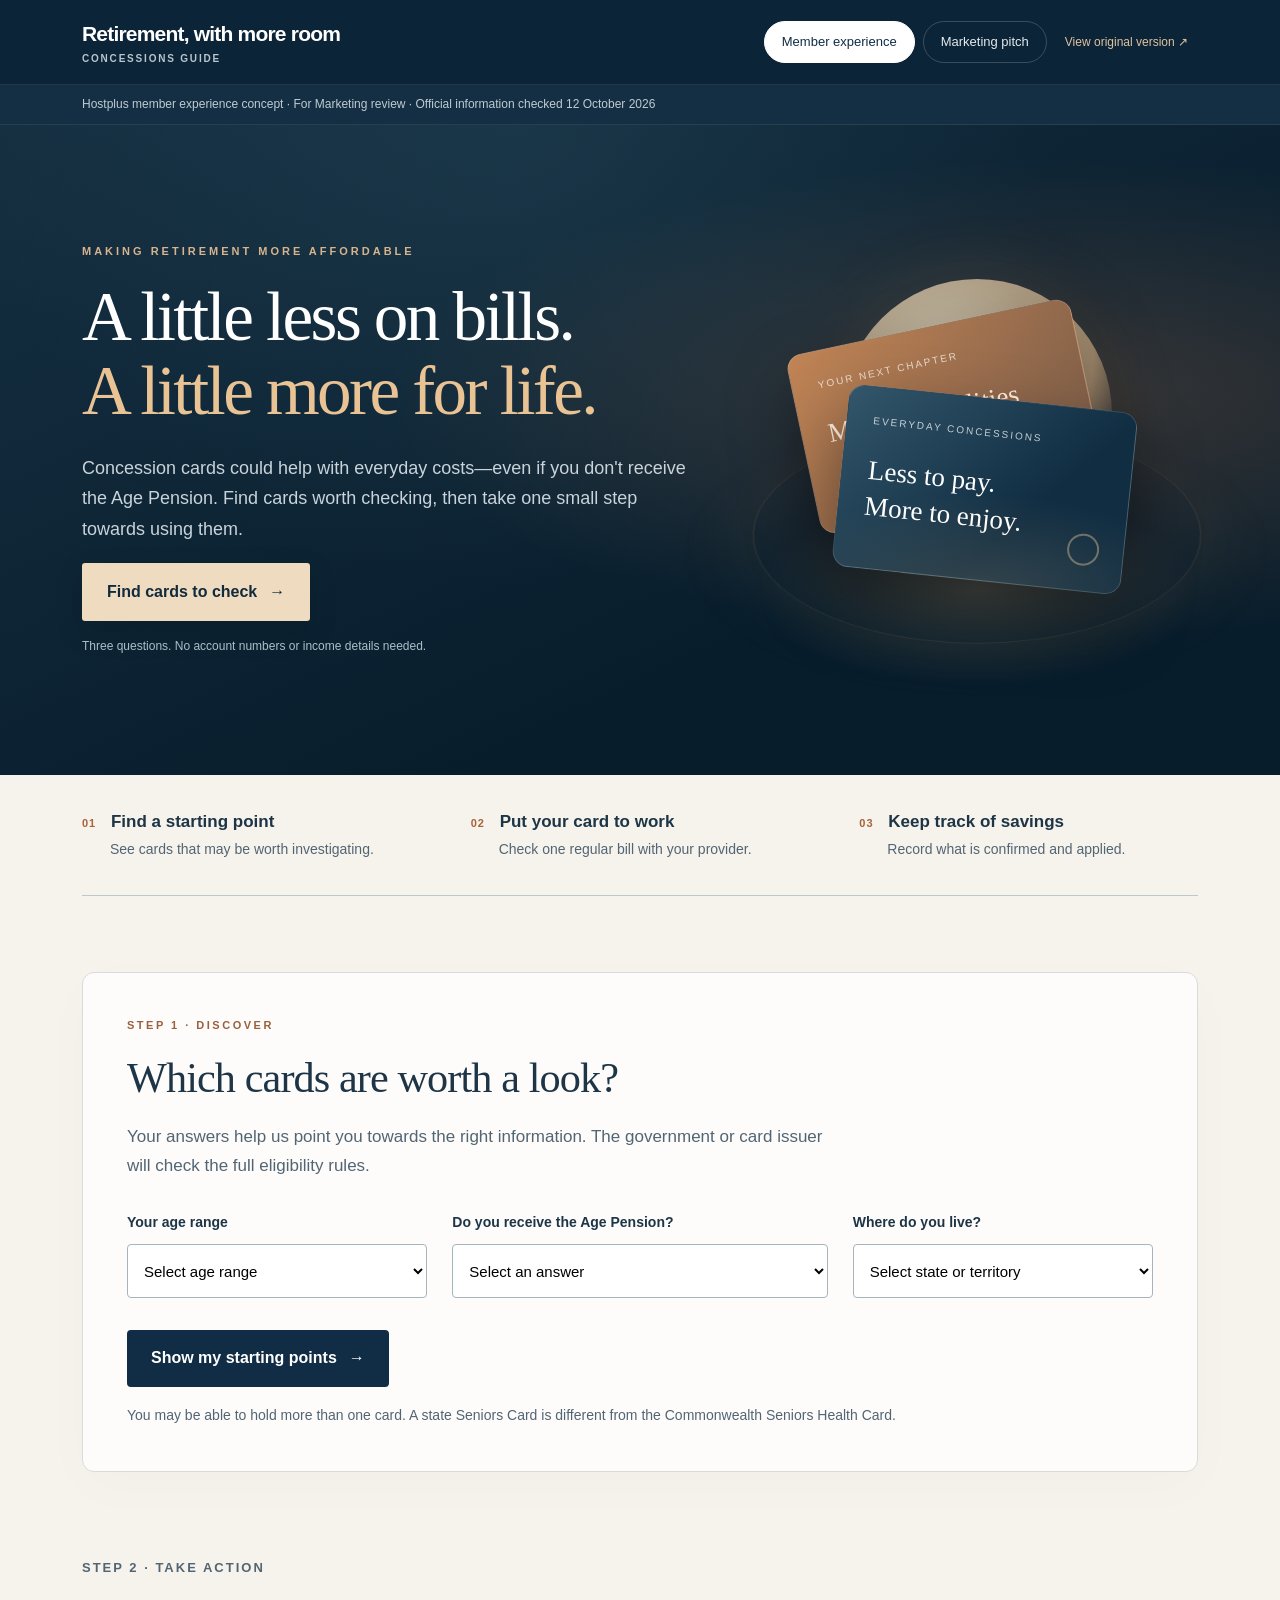
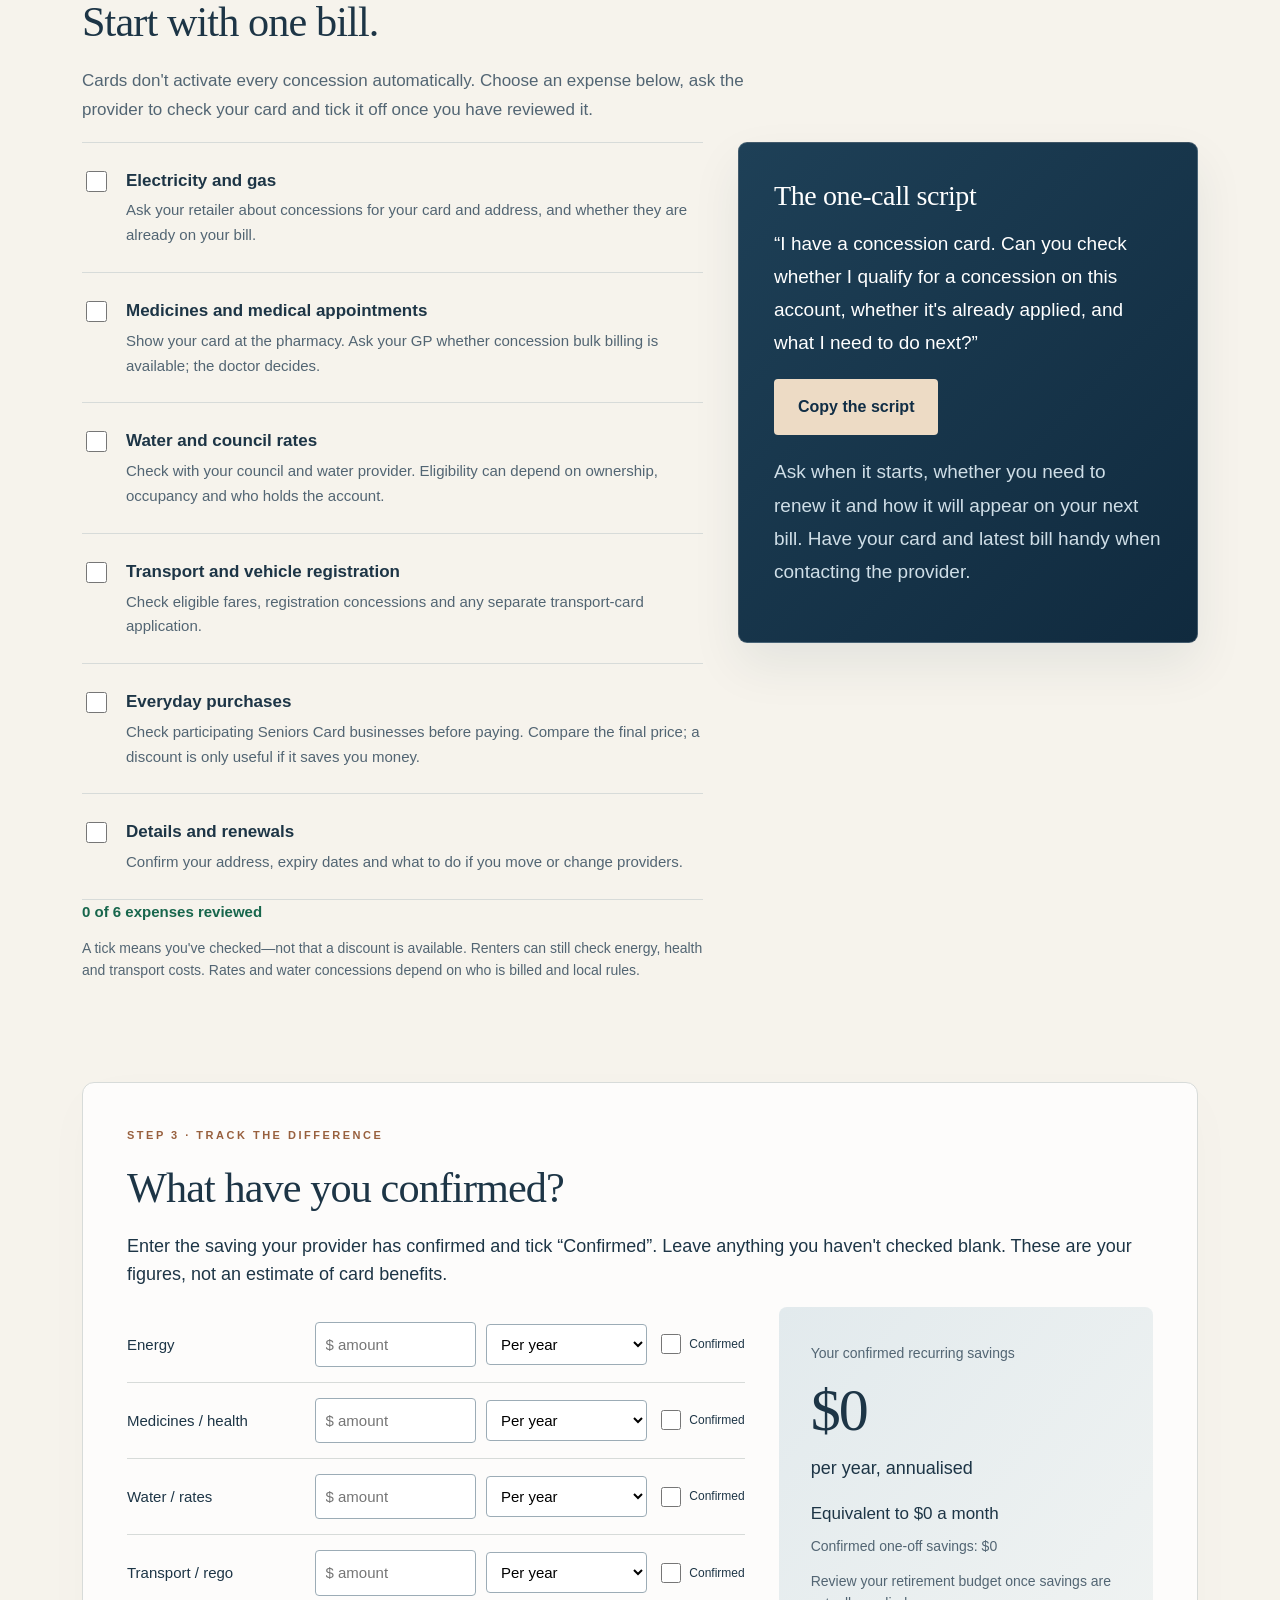
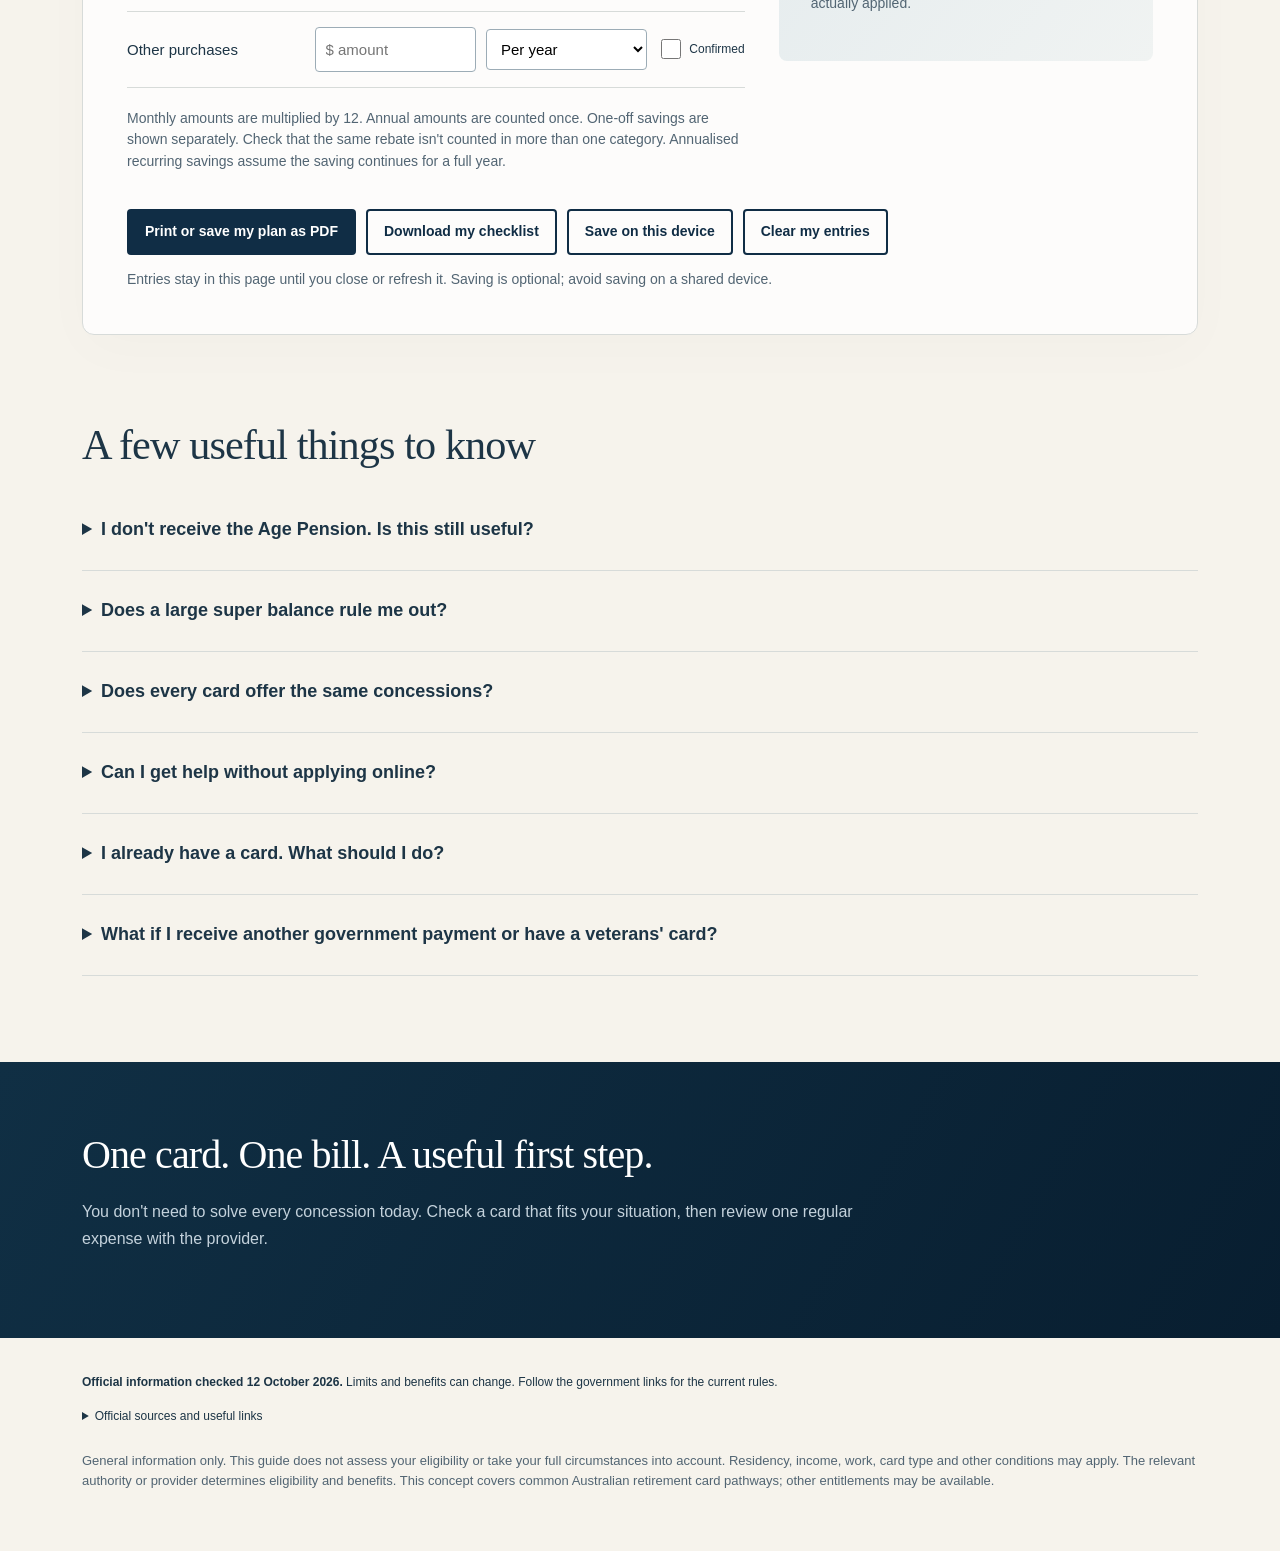
<file: index.html>
<!doctype html>
<html lang="en-AU"><head><meta charset="utf-8"><meta name="viewport" content="width=device-width, initial-scale=1"><meta name="description" content="Find retirement concession cards worth checking, follow official next steps and track confirmed savings."><title>Make room for more | Retirement concessions</title>
<style>
:root{--navy:#102d45;--ink:#17344a;--muted:#536878;--paper:#faf9f5;--line:#d8e0e3;--coral:#d64a34;--blue:#eaf2f6;--green:#15664e}*{box-sizing:border-box}html{scroll-behavior:smooth}body{margin:0;background:var(--paper);color:var(--ink);font-family:Arial,Helvetica,sans-serif;font-size:18px;line-height:1.55}button,input,select{font:inherit}button,a,input,select{touch-action:manipulation}a{color:var(--navy);text-underline-offset:4px}button{cursor:pointer}button:focus-visible,a:focus-visible,input:focus-visible,select:focus-visible,summary:focus-visible{outline:3px solid #bf442e;outline-offset:4px}.skip{position:absolute;top:-100px;left:20px;background:white;padding:10px;z-index:9}.skip:focus{top:10px}.shell{max-width:1180px;margin:auto;padding:0 32px}header{background:white;border-bottom:1px solid var(--line)}.top{min-height:92px;display:flex;align-items:center;justify-content:space-between;gap:24px}.wordmark{font-size:22px;font-weight:800;letter-spacing:-.8px}.wordmark span{display:block;font-size:11px;font-weight:600;letter-spacing:1.8px;color:var(--muted)}.view-buttons{display:flex;gap:8px}.view-buttons button{border:1px solid var(--line);background:white;border-radius:24px;padding:9px 18px;font-size:14px}.view-buttons button[aria-pressed=true]{background:var(--navy);color:white;border-color:var(--navy)}.concept-bar{background:var(--blue);font-size:13px;padding:10px 0}.eyebrow{font-size:13px;text-transform:uppercase;letter-spacing:2px;font-weight:700;color:var(--muted);margin:0 0 20px}h1,h2,h3,p{margin-top:0}h1{font-size:clamp(40px,5.6vw,70px);line-height:1.07;letter-spacing:-2.5px;margin-bottom:26px;font-weight:700}h2{font-size:clamp(28px,3.3vw,42px);line-height:1.16;letter-spacing:-1.2px;margin-bottom:20px}h3{font-size:23px;line-height:1.25;letter-spacing:-.4px;margin-bottom:14px}.hero{display:grid;grid-template-columns:1.5fr 1fr;gap:60px;padding:70px 0 65px;align-items:center}.hero .intro{max-width:640px;font-size:21px}.hero h1 em{font-style:normal;color:var(--coral)}.btn{display:inline-flex;align-items:center;justify-content:center;gap:12px;background:var(--navy);color:white;border:2px solid var(--navy);padding:14px 22px;border-radius:7px;font-size:16px;font-weight:700;text-decoration:none}.btn.secondary{background:transparent;color:var(--navy)}.small{font-size:14px;color:var(--muted)}.hero small{display:block;margin-top:14px}.wallet{height:310px;position:relative;display:flex;align-items:center;justify-content:center}.halo{position:absolute;width:285px;height:285px;border-radius:50%;background:#eadfce}.wallet-card{position:absolute;width:280px;height:170px;border-radius:18px;padding:25px;box-shadow:0 15px 32px #102d4520}.wallet-card.back{background:#c9533c;color:white;transform:rotate(-10deg) translate(-22px,-44px)}.wallet-card.front{background:var(--navy);color:white;transform:rotate(5deg) translate(15px,32px)}.wallet-card span{display:block;font-size:11px;letter-spacing:1.8px}.wallet-card strong{display:block;font-size:25px;margin:24px 0 0}.wallet-card .dot{position:absolute;right:24px;bottom:25px;border:2px solid #ffffff88;border-radius:50%;height:32px;width:32px}.journey{display:grid;grid-template-columns:repeat(3,1fr);border-top:1px solid var(--line);border-bottom:1px solid var(--line);padding:24px 0;gap:30px;margin-bottom:55px}.journey b{font-size:14px;color:var(--coral);margin-right:10px}.journey strong{display:block;margin-bottom:4px}.journey p{font-size:16px;margin:0;color:var(--muted)}section{scroll-margin-top:24px}.section-head{max-width:760px}.finder{background:white;border:1px solid var(--line);border-radius:16px;padding:34px}.form-grid{display:grid;grid-template-columns:1fr 1.25fr 1fr;gap:22px;margin:26px 0}.field label{display:block;font-size:16px;font-weight:700;margin-bottom:10px}.field select{width:100%;padding:14px 36px 14px 12px;background:white;border:1px solid #8697a1;border-radius:5px;font-size:16px;min-height:54px}.action-line{display:flex;gap:16px;align-items:center;flex-wrap:wrap}.error{color:#a42a1e;font-size:15px}.results{margin-top:38px}.results:empty{display:none}.result-grid{display:grid;grid-template-columns:repeat(2,1fr);gap:20px}.result-card{border:1px solid var(--line);border-radius:10px;background:white;padding:26px;position:relative}.badge{display:inline-block;font-size:12px;font-weight:700;background:var(--blue);padding:5px 10px;border-radius:4px;margin-bottom:15px}.result-card p,.result-card li{font-size:16px}.result-card .next{font-weight:700;margin-bottom:5px}.result-card .links{display:flex;gap:18px;flex-wrap:wrap;font-size:15px}.result-card .done{display:flex;align-items:flex-start;gap:10px;font-size:14px;color:var(--muted);border-top:1px solid var(--line);padding-top:16px;margin-top:20px}.done input,.task input{width:21px;height:21px;accent-color:var(--green);flex-shrink:0}.local{margin-top:25px;background:var(--blue);border-radius:10px;padding:25px}.local p{font-size:16px}.local .links{display:flex;flex-wrap:wrap;gap:22px;font-size:16px}.section-gap{margin:70px 0}.bill-layout{display:grid;grid-template-columns:1.35fr 1fr;gap:35px}.tasks{border-top:1px solid var(--line)}.task{display:flex;gap:16px;padding:20px 0;border-bottom:1px solid var(--line)}.task p{font-size:16px;color:var(--muted);margin:4px 0 0}.task input{margin-top:4px}.script{background:var(--navy);color:white;padding:32px;border-radius:13px;align-self:start}.script h3{color:white}.script p{font-size:20px;line-height:1.6}.script .small{color:#cfdee7}.script .btn{background:white;color:var(--navy);border-color:white}.script .btn.copied{background:#d4e8df}.progress{color:var(--green);font-size:15px;font-weight:700}.savings{background:white;border:1px solid var(--line);border-radius:16px;padding:34px}.savings-grid{display:grid;grid-template-columns:1.65fr 1fr;gap:34px}.saving-row{display:grid;grid-template-columns:1.1fr 1fr 1fr auto;gap:10px;align-items:center;padding:15px 0;border-bottom:1px solid var(--line);font-size:15px}.saving-row input[type=number],.saving-row select{width:100%;min-width:0;border:1px solid #9cacb6;border-radius:4px;padding:10px;font-size:15px;background:white}.saving-row label.confirm{display:flex;align-items:center;gap:5px;font-size:12px}.saving-row input[type=checkbox]{width:20px;height:20px;accent-color:var(--green)}.saving-total{background:var(--blue);border-radius:10px;padding:30px;align-self:start}.total{display:block;font-size:48px;letter-spacing:-2px;font-weight:700;line-height:1.15;margin:10px 0}.summary-actions{display:flex;gap:10px;flex-wrap:wrap;margin-top:22px}.summary-actions .btn{font-size:14px;padding:10px 16px}.faq details{padding:22px 0;border-bottom:1px solid var(--line)}.faq summary{font-size:20px;font-weight:700;cursor:pointer}.faq details p{margin:16px 0 0;font-size:17px;max-width:800px}.bottom{background:var(--navy);color:white;padding:44px 0;margin-top:70px}.bottom h2{font-size:30px;color:white}.bottom a{color:white}.bottom p{max-width:820px;font-size:16px}.sources{font-size:14px;padding:35px 0}.sources details{margin-top:15px}.sources ul{padding-left:20px;columns:2}.sources li{margin-bottom:9px}.disclaimer{font-size:13px;color:var(--muted);margin:25px 0}.pitch{padding:65px 0}.pitch h1{max-width:900px}.pitch .lead{font-size:24px;max-width:850px}.pitch-band{display:grid;grid-template-columns:repeat(3,1fr);gap:30px;padding:28px 0;margin:35px 0;border-top:1px solid var(--line);border-bottom:1px solid var(--line)}.pitch-band p{font-size:16px;margin-bottom:0}.pitch-band strong{display:block;font-size:21px;margin-bottom:10px}.pitch-content{display:grid;grid-template-columns:1.2fr 1fr;gap:50px;margin:55px 0}.pitch-content p,.pitch-content li{font-size:17px}.pitch-content ul{padding-left:20px}.sample-buttons{display:flex;gap:12px;flex-wrap:wrap}.sample-buttons button{background:white;border:1px solid var(--line);border-radius:8px;padding:16px 20px;text-align:left;font-size:15px}.sample-buttons b{display:block;font-size:17px;margin-bottom:5px}.email-preview{background:white;border:1px solid var(--line);border-radius:12px;padding:30px}.email-preview p{font-size:17px}.email-preview .email-header{font-size:13px;border-bottom:1px solid var(--line);padding-bottom:15px;margin-bottom:22px;color:var(--muted)}.metric-table{width:100%;border-collapse:collapse;font-size:16px}.metric-table td,.metric-table th{text-align:left;border-bottom:1px solid var(--line);padding:15px 12px}.metric-table th{background:var(--blue)}[hidden]{display:none!important}.print-head{display:none}@media(max-width:900px){.hero{gap:20px;grid-template-columns:1.5fr 1fr}.wallet{transform:scale(.85)}.form-grid{grid-template-columns:1fr}.bill-layout,.savings-grid,.pitch-content{grid-template-columns:1fr}.saving-total{max-width:100%}}@media(max-width:650px){.shell{padding:0 20px}.top{padding:18px 0;align-items:flex-start;gap:14px;flex-direction:column}.concept-bar{font-size:12px}.hero{display:block;padding:42px 0}h1{letter-spacing:-1.5px}.hero .intro{font-size:19px}.wallet{height:280px;margin:25px 0 -10px}.journey{grid-template-columns:1fr;gap:20px;margin-bottom:35px}.finder,.savings{padding:24px 18px}.result-grid{grid-template-columns:1fr}.section-gap{margin:45px 0}.saving-row{grid-template-columns:1fr 1fr}.saving-row>span{grid-column:1 / -1}.saving-row label.confirm{grid-column:1 / -1}.pitch-band{grid-template-columns:1fr}.sources ul{columns:1}.pitch{padding:40px 0}.metric-table{font-size:14px}.metric-table td{padding:10px 5px}.script{padding:24px}.total{font-size:42px}}@media(prefers-reduced-motion:reduce){html{scroll-behavior:auto}}@media print{body{background:white;font-size:12px;color:black}.shell{max-width:100%;padding:0}header,.concept-bar,.hero,.journey,.form-grid,.finder>.section-head,.finder>.action-line,.finder>.small,.summary-actions,.script button,.bottom,.sources,.faq,#marketingView,.result-card .done,.sample-buttons{display:none!important}.print-head{display:block!important;margin-bottom:20px}h2{font-size:23px}h3{font-size:18px}.finder,.savings{border:0;padding:0}.result-grid,.bill-layout,.savings-grid{display:block}.result-card{break-inside:avoid;margin:12px 0;padding:16px}.section-gap{margin:24px 0}.script{background:white;color:black;border:1px solid #aaa}.script h3,.script .small{color:black}.script p{font-size:14px}.task{padding:9px 0;break-inside:avoid}.task p{font-size:12px}.saving-total{padding:15px;background:#eee}.total{font-size:30px}.links a:after{content:" (" attr(href) ")";font-size:10px;overflow-wrap:anywhere}.local{break-inside:avoid;padding:15px;background:#eee}button{display:none!important}.saving-row{break-inside:avoid}.disclaimer{font-size:10px}}
</style><link rel="stylesheet" href="cinematic.css"></head><body>
<a href="#main" class="skip">Skip to content</a><header><div class="shell top"><div class="wordmark">Retirement, with more room<span>CONCESSIONS GUIDE</span></div><div class="view-buttons" aria-label="Choose a view"><button id="memberTab" aria-pressed="true">Member experience</button><button id="marketingTab" aria-pressed="false">Marketing pitch</button><a class="original-link" href="original/">View original version ↗</a></div></div></header>
<div class="concept-bar"><div class="shell">Hostplus member experience concept · For Marketing review · Official information checked 12 October 2026</div></div>
<main id="main" class="shell">
<div id="memberView"><div class="print-head"><h1>My retirement concessions plan</h1><p>Cards to investigate and bills to review. Eligibility must be checked with the issuing authority.</p></div>
<div class="hero"><div><p class="eyebrow">Making retirement more affordable</p><h1>A little less on bills.<br><em>A little more for life.</em></h1><p class="intro">Concession cards could help with everyday costs—even if you don't receive the Age Pension. Find cards worth checking, then take one small step towards using them.</p><a class="btn" href="#finder">Find cards to check <span aria-hidden="true">→</span></a><small class="small">Three questions. No account numbers or income details needed.</small></div><div class="wallet" aria-hidden="true"><div class="halo"></div><div class="wallet-card back"><span>YOUR NEXT CHAPTER</span><strong>More possibilities</strong></div><div class="wallet-card front"><span>EVERYDAY CONCESSIONS</span><strong>Less to pay.<br>More to enjoy.</strong><div class="dot"></div></div></div></div>
<div class="journey"><div><strong><b>01</b> Find a starting point</strong><p>See cards that may be worth investigating.</p></div><div><strong><b>02</b> Put your card to work</strong><p>Check one regular bill with your provider.</p></div><div><strong><b>03</b> Keep track of savings</strong><p>Record what is confirmed and applied.</p></div></div>
<section id="finder" class="finder"><div class="section-head"><p class="eyebrow">Step 1 · Discover</p><h2>Which cards are worth a look?</h2><p>Your answers help us point you towards the right information. The government or card issuer will check the full eligibility rules.</p></div>
<form id="finderForm"><div class="form-grid"><div class="field"><label for="age">Your age range</label><select id="age" required><option value="">Select age range</option><option value="under50">Under 50</option><option value="50">50–59</option><option value="60">60–64</option><option value="65">65–66</option><option value="67">67 or older</option></select></div><div class="field"><label for="pension">Do you receive the Age Pension?</label><select id="pension" required><option value="">Select an answer</option><option value="yes">Yes, full or part Age Pension</option><option value="no">No</option><option value="unsure">I'm not sure</option></select></div><div class="field"><label for="state">Where do you live?</label><select id="state" required><option value="">Select state or territory</option><option value="ACT">ACT</option><option value="NSW">New South Wales</option><option value="NT">Northern Territory</option><option value="QLD">Queensland</option><option value="SA">South Australia</option><option value="TAS">Tasmania</option><option value="VIC">Victoria</option><option value="WA">Western Australia</option></select></div></div><div class="action-line"><button class="btn" type="submit">Show my starting points <span aria-hidden="true">→</span></button><span id="finderError" class="error" role="alert"></span></div></form>
<p class="small" style="margin:18px 0 0">You may be able to hold more than one card. A state Seniors Card is different from the Commonwealth Seniors Health Card.</p><div id="results" class="results" tabindex="-1" aria-live="polite"></div></section>
<section class="section-gap" id="bills"><div class="section-head"><p class="eyebrow">Step 2 · Take action</p><h2>Start with one bill.</h2><p>Cards don't activate every concession automatically. Choose an expense below, ask the provider to check your card and tick it off once you have reviewed it.</p></div><div class="bill-layout"><div><div class="tasks" id="tasks"></div><p class="progress" id="taskProgress" aria-live="polite">0 of 6 expenses reviewed</p><p class="small">A tick means you've checked—not that a discount is available. Renters can still check energy, health and transport costs. Rates and water concessions depend on who is billed and local rules.</p></div><aside class="script"><h3>The one-call script</h3><p id="callScript">“I have a concession card. Can you check whether I qualify for a concession on this account, whether it's already applied, and what I need to do next?”</p><button class="btn" id="copyScript">Copy the script</button><p class="small" style="margin-top:20px">Ask when it starts, whether you need to renew it and how it will appear on your next bill. Have your card and latest bill handy when contacting the provider.</p><span id="copyStatus" class="small" role="status"></span></aside></div></section>
<section class="savings section-gap" id="savings"><p class="eyebrow">Step 3 · Track the difference</p><h2>What have you confirmed?</h2><p>Enter the saving your provider has confirmed and tick “Confirmed”. Leave anything you haven't checked blank. These are your figures, not an estimate of card benefits.</p><div class="savings-grid"><div><div id="savingRows"></div><p class="small" style="margin-top:20px">Monthly amounts are multiplied by 12. Annual amounts are counted once. One-off savings are shown separately. Check that the same rebate isn't counted in more than one category. Annualised recurring savings assume the saving continues for a full year.</p></div><aside class="saving-total"><span class="small">Your confirmed recurring savings</span><strong class="total" id="annualTotal">$0</strong><span>per year, annualised</span><p id="monthlyTotal" style="margin:18px 0 8px;font-size:17px">Equivalent to $0 a month</p><p class="small" id="onceTotal">Confirmed one-off savings: $0</p><p class="small">Review your retirement budget once savings are actually applied.</p></aside></div><div class="summary-actions"><button class="btn" id="printPlan">Print or save my plan as PDF</button><button class="btn secondary" id="exportPlan">Download my checklist</button><button class="btn secondary" id="saveDevice">Save on this device</button><button class="btn secondary" id="clearDevice">Clear my entries</button></div><p class="small" id="saveStatus" role="status" style="margin:14px 0 0">Entries stay in this page until you close or refresh it. Saving is optional; avoid saving on a shared device.</p></section>
<section class="faq section-gap"><h2>A few useful things to know</h2><details><summary>I don't receive the Age Pension. Is this still useful?</summary><p>Yes. If you're 67 or older, check the Commonwealth Seniors Health Card. It has an income test and no assets test. You must also meet the other conditions, including not receiving a Centrelink or DVA income support payment. Your state or territory's Seniors Card program may be worth checking too.</p></details><details><summary>Does a large super balance rule me out?</summary><p>Not automatically for the Commonwealth Seniors Health Card. Its income test considers adjusted taxable income and, where applicable, deemed income from account-based pensions. This is different from simply checking how much you withdraw. Ask Services Australia how your income streams are assessed.</p></details><details><summary>Does every card offer the same concessions?</summary><p>No. The card type, where you live, your circumstances and the provider's rules all matter. A business discount card may offer different benefits from a Seniors Card. Ask about the exact card you hold before relying on a discount.</p></details><details><summary>Can I get help without applying online?</summary><p>For Age Pension and the Commonwealth Seniors Health Card, contact Services Australia's Older Australians line on <a href="tel:132300">132 300</a>. For other health care cards, use the <a href="https://www.servicesaustralia.gov.au/phone-us?context=64107" target="_blank" rel="noopener">Services Australia contact directory</a>. Your state's Seniors Card application page lists its assistance options.</p></details><details><summary>I already have a card. What should I do?</summary><p>Start at Step 2. Check whether the concession is applied to the account, keep your details current and ask whether you need to reapply after moving or changing providers. Use the savings tracker only for benefits you have confirmed.</p></details><details><summary>What if I receive another government payment or have a veterans' card?</summary><p>You may already qualify for a different card or pathway. Review <a href="https://www.servicesaustralia.gov.au/concession-and-health-care-cards?context=60091" target="_blank" rel="noopener">Services Australia's card guide</a> or contact <a href="https://www.dva.gov.au/access-benefits/veteran-card" target="_blank" rel="noopener">DVA about veterans' cards</a>. This finder covers common retirement pathways and does not cover every entitlement.</p></details></section>
</div>
<div id="marketingView" class="pitch" hidden><p class="eyebrow">Product proposition · Marketing review</p><h1>Make concessions<br>part of the retirement journey.</h1><p class="lead">Give members a practical way to reduce everyday costs: discover cards worth checking, follow official next steps and confirm concessions on bills they already pay.</p><div class="pitch-band"><div><strong>A useful member guide</strong><p>Plain-English card pathways, a one-call script and a printable checklist. Ready to adapt for the retirement hub, email and member education.</p></div><div><strong>A guided card finder</strong><p>Three questions lead to relevant starting points and official links for all eight states and territories.</p></div><div><strong>A savings checklist</strong><p>Members record confirmed savings, review recurring expenses and take the result back to their retirement budget.</p></div></div>
<h2>Try a member journey</h2><p>These sample profiles demonstrate navigation. They do not represent confirmed eligibility.</p><div class="sample-buttons"><button data-demo="67,yes,QLD"><b>Pat · 70 · Queensland</b>Receives a part Age Pension</button><button data-demo="67,no,NSW"><b>Sam · 68 · New South Wales</b>Doesn't receive the Age Pension</button><button data-demo="60,no,VIC"><b>Lee · 62 · Victoria</b>Exploring retirement</button><button data-demo="50,no,SA"><b>Alex · 55 · South Australia</b>Checking earlier access pathways</button></div>
<div class="pitch-content"><div><h2>The pitch to Marketing</h2><p>We help members plan for retirement income. We can also help them find practical ways to reduce what goes out. Concessions are a useful place to start because the action is concrete: check a card, contact a provider and confirm the saving.</p><p>Launch with an article, downloadable checklist and email in the retirement hub. Test the finder with members before integrating it into the website. Position it as navigation and factual information; issuing authorities assess eligibility.</p><h3>What we want members to leave with</h3><p>“I know which cards to check, where to apply and which bill to review next.”</p><h3>What we need from Marketing</h3><ul><li>Agree a retirement hub placement and campaign owner.</li><li>Refine tone and apply approved Hostplus brand assets.</li><li>Coordinate Product and Legal review of copy and routing.</li><li>Test with pre-retirees and pension members, then agree pilot scope.</li></ul></div><div class="email-preview"><div class="email-header">CAMPAIGN EMAIL · COPY CONCEPT</div><h3>Could a concession card help you spend less?</h3><p><b>Preheader:</b>Even without the Age Pension, there may be a card worth checking.</p><p>Hi [first name],</p><p>A concession card could help with everyday costs, from medicines to eligible household bills. But different cards have different rules—and some benefits need a separate application.</p><p>Our guide helps you find cards worth checking and gives you a simple next step: review one regular bill.</p><button class="btn" id="emailCta">Find cards to check →</button><p class="small" style="margin:20px 0 0">Eligibility and benefits depend on your circumstances, location and card. Check the current rules with the issuing authority or provider.</p></div></div>
<h2>How we'll know it's useful</h2><table class="metric-table"><thead><tr><th>Question</th><th>Suggested pilot measure</th></tr></thead><tbody><tr><td>Can members find the right starting point?</td><td>Finder completion and usability observations</td></tr><tr><td>Do they take a next step?</td><td>Official-link clicks and checklist downloads</td></tr><tr><td>Does it turn into applied benefits?</td><td>Optional follow-up on concessions confirmed and applied</td></tr><tr><td>Do they understand the boundary?</td><td>Members explain that the issuer decides eligibility</td></tr></tbody></table><p class="small" style="margin-top:15px">Measures are proposed, not implemented in this prototype. Clicks are engagement signals; confirmed savings would be self-reported and should not be treated as proof of causation.</p>
<div class="pitch-content"><div><h3>Ready in this concept</h3><p>Responsive member journey, government links, all eight jurisdictions, example profiles, call script, print plan, checklist download and confirmed-savings arithmetic. Entries stay in the page unless members choose local device saving.</p></div><div><h3>Before a member launch</h3><p>Brand and accessibility validation; browser and device testing; Product and Legal sign-off; link and rule maintenance ownership; privacy review for any future analytics or account integration. Refresh official rules before release and after relevant government changes.</p><p class="small">Potential phase two: let members deliberately update their retirement budget with confirmed savings. No calculator or member account integration is built into this demo.</p></div></div></div>
</main><div class="bottom"><div class="shell"><h2>One card. One bill. A useful first step.</h2><p>You don't need to solve every concession today. Check a card that fits your situation, then review one regular expense with the provider.</p></div></div><footer class="shell sources"><p><b>Official information checked 12 October 2026.</b> Limits and benefits can change. Follow the government links for the current rules.</p><details><summary>Official sources and useful links</summary><ul id="sourceLinks"></ul></details><p class="disclaimer">General information only. This guide does not assess your eligibility or take your full circumstances into account. Residency, income, work, card type and other conditions may apply. The relevant authority or provider determines eligibility and benefits. This concept covers common Australian retirement card pathways; other entitlements may be available.</p></footer>
<script src="app.js"></script><script src="cinematic.js"></script></body></html>
</file>
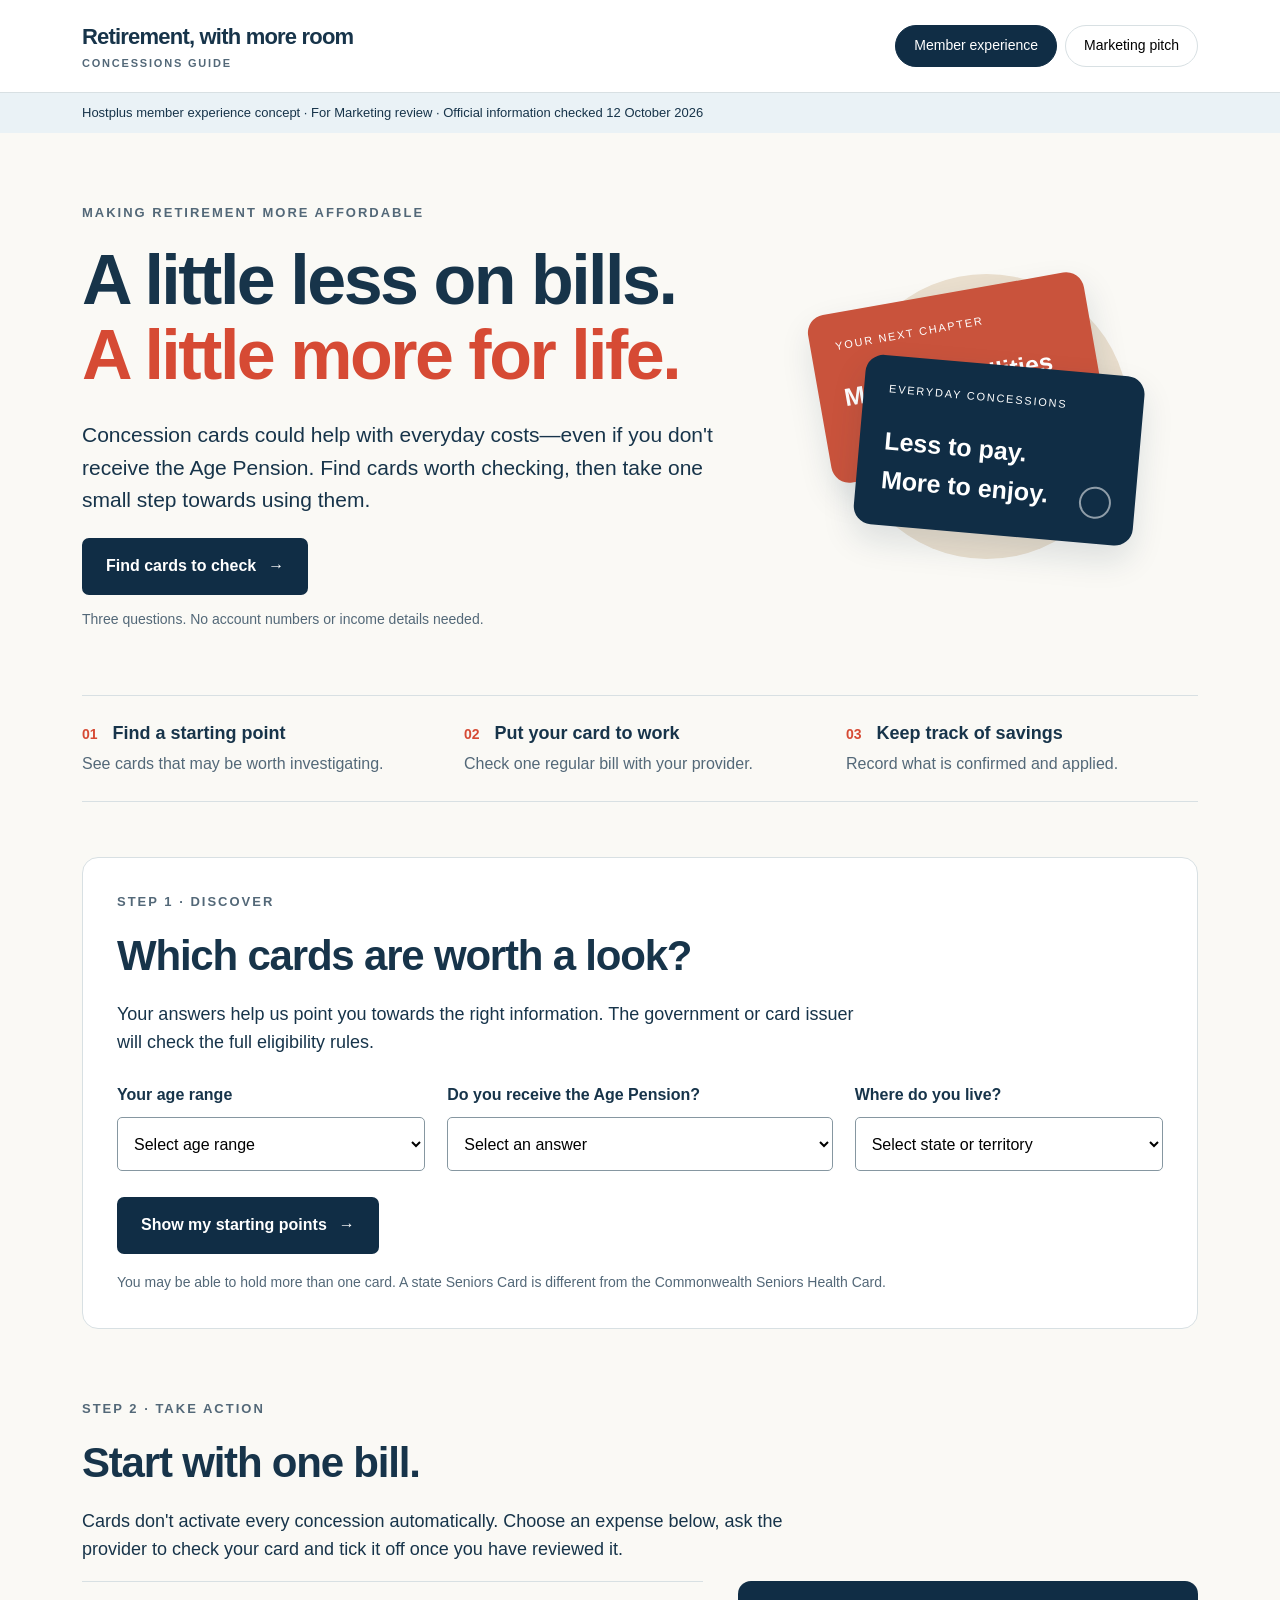
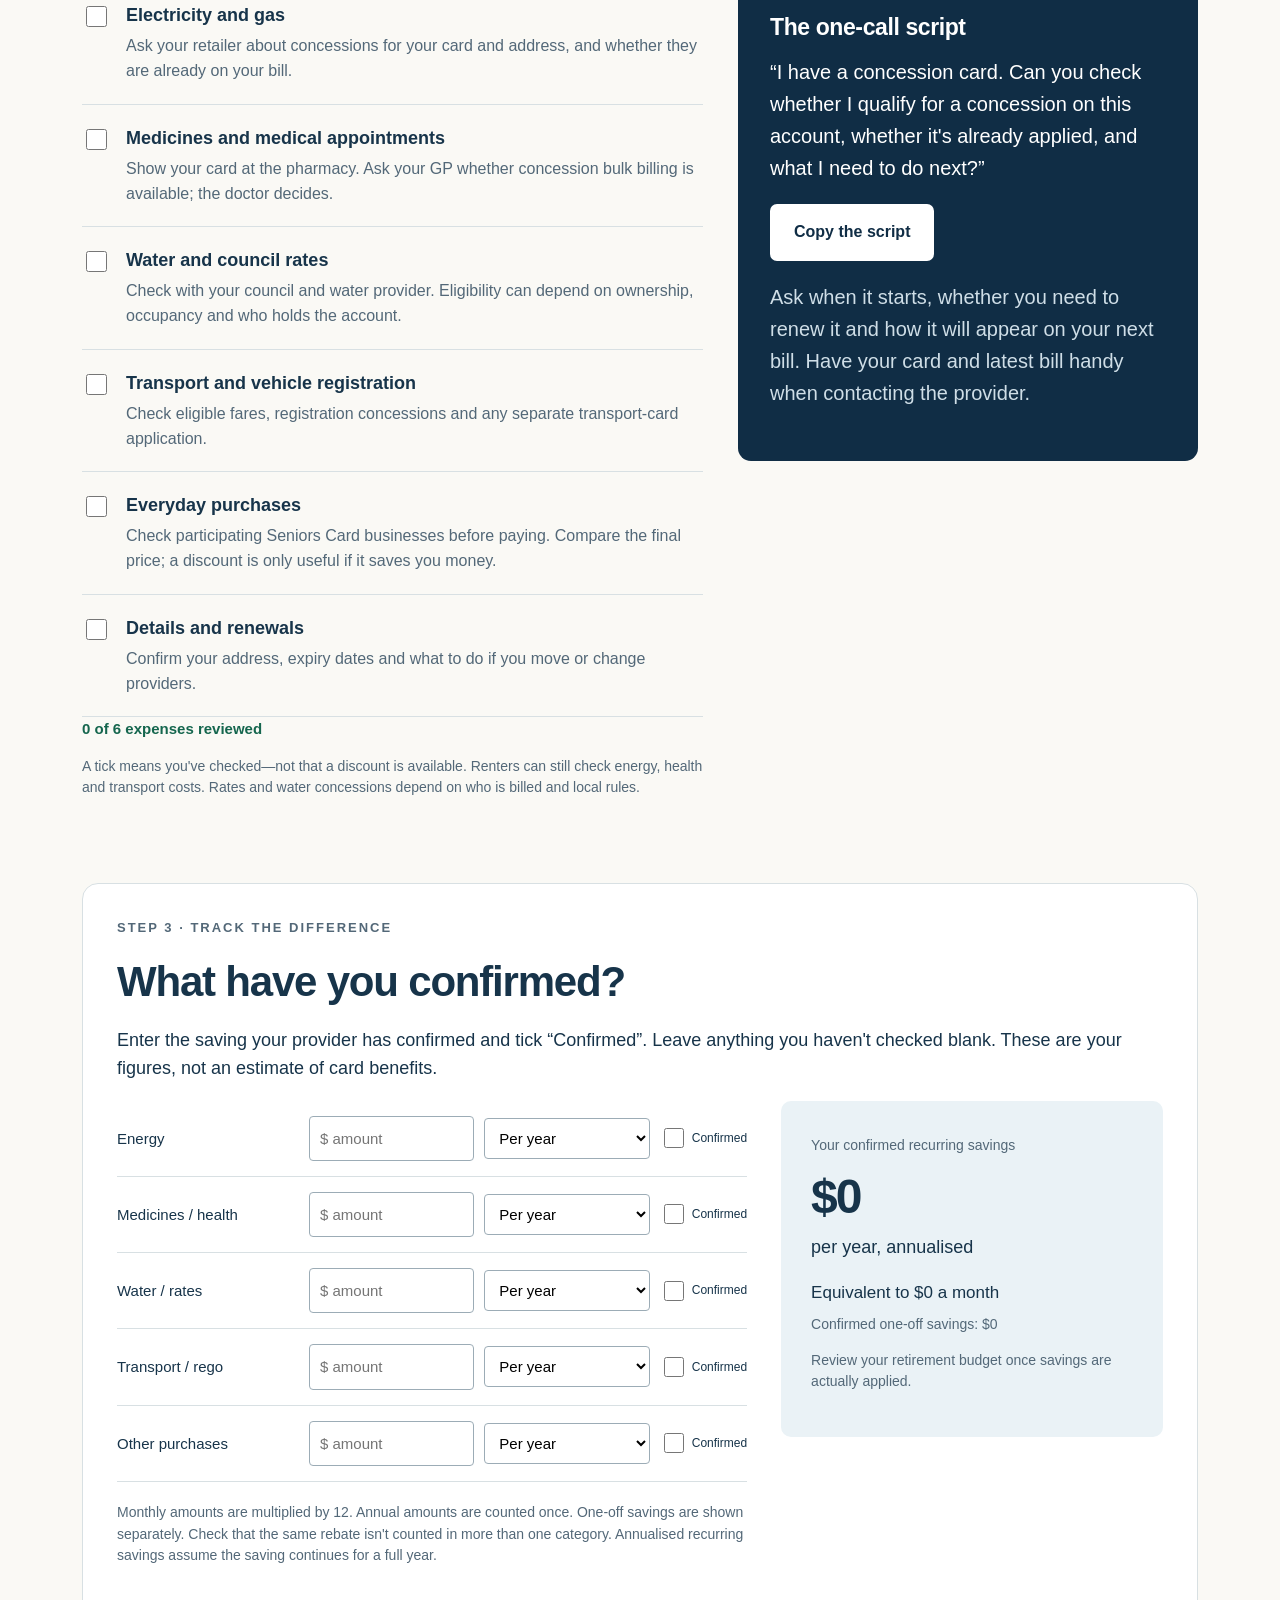
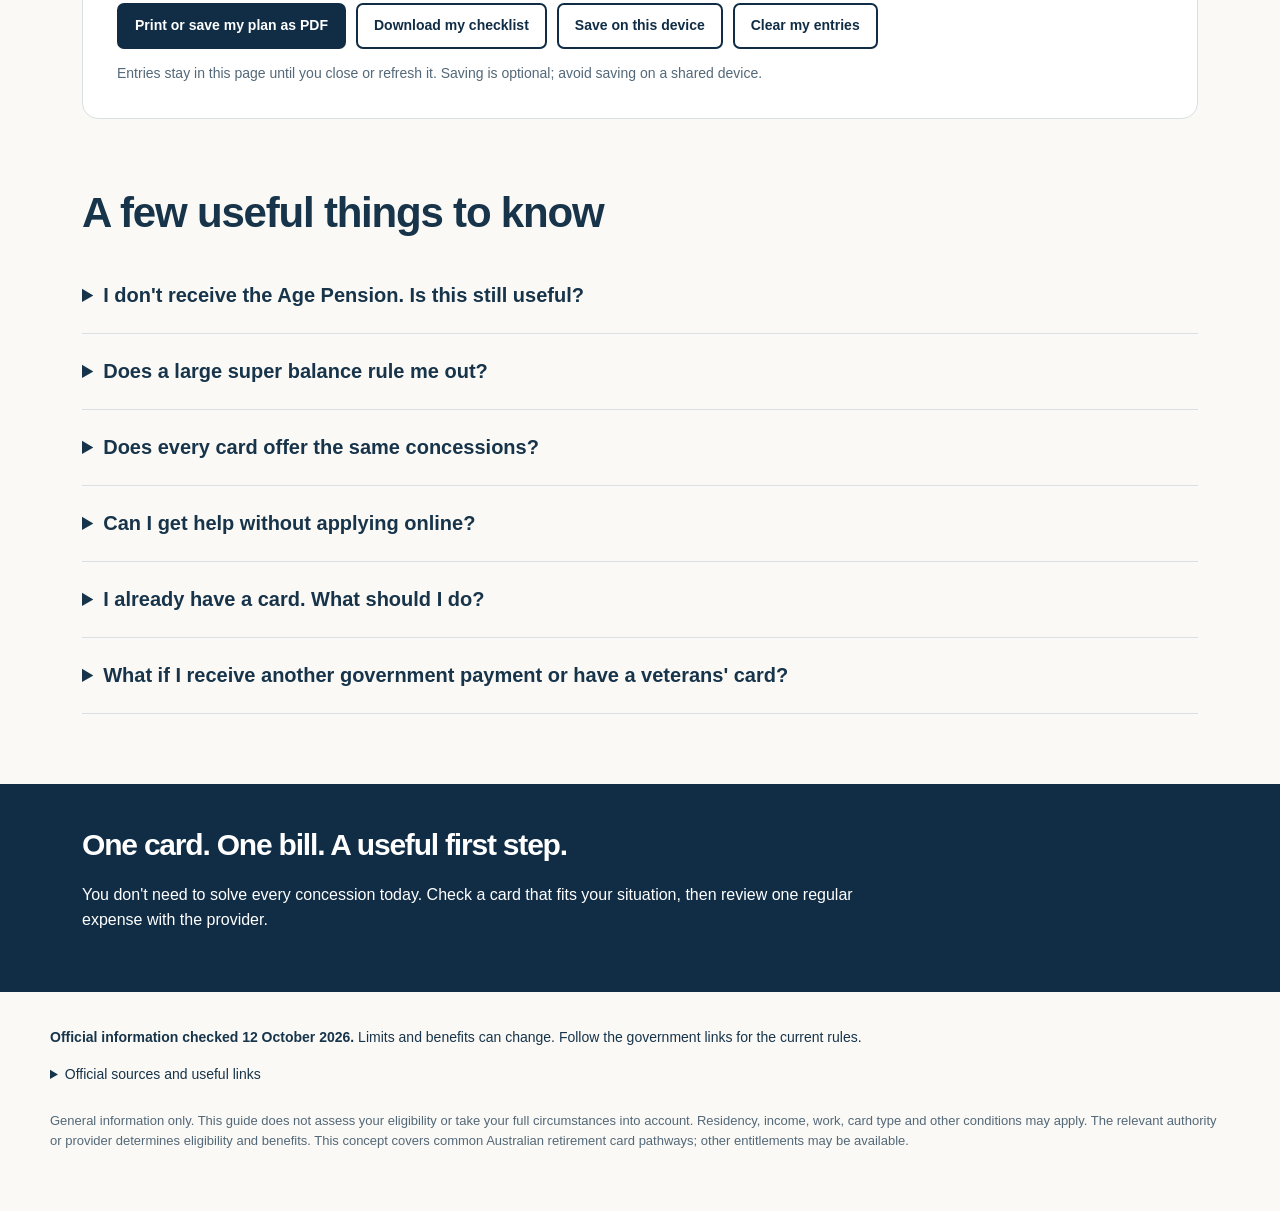
<file: original/index.html>
<!doctype html>
<html lang="en-AU"><head><meta charset="utf-8"><meta name="viewport" content="width=device-width, initial-scale=1"><meta name="description" content="Find retirement concession cards worth checking, follow official next steps and track confirmed savings."><title>Make room for more | Retirement concessions</title>
<style>
:root{--navy:#102d45;--ink:#17344a;--muted:#536878;--paper:#faf9f5;--line:#d8e0e3;--coral:#d64a34;--blue:#eaf2f6;--green:#15664e}*{box-sizing:border-box}html{scroll-behavior:smooth}body{margin:0;background:var(--paper);color:var(--ink);font-family:Arial,Helvetica,sans-serif;font-size:18px;line-height:1.55}button,input,select{font:inherit}button,a,input,select{touch-action:manipulation}a{color:var(--navy);text-underline-offset:4px}button{cursor:pointer}button:focus-visible,a:focus-visible,input:focus-visible,select:focus-visible,summary:focus-visible{outline:3px solid #bf442e;outline-offset:4px}.skip{position:absolute;top:-100px;left:20px;background:white;padding:10px;z-index:9}.skip:focus{top:10px}.shell{max-width:1180px;margin:auto;padding:0 32px}header{background:white;border-bottom:1px solid var(--line)}.top{min-height:92px;display:flex;align-items:center;justify-content:space-between;gap:24px}.wordmark{font-size:22px;font-weight:800;letter-spacing:-.8px}.wordmark span{display:block;font-size:11px;font-weight:600;letter-spacing:1.8px;color:var(--muted)}.view-buttons{display:flex;gap:8px}.view-buttons button{border:1px solid var(--line);background:white;border-radius:24px;padding:9px 18px;font-size:14px}.view-buttons button[aria-pressed=true]{background:var(--navy);color:white;border-color:var(--navy)}.concept-bar{background:var(--blue);font-size:13px;padding:10px 0}.eyebrow{font-size:13px;text-transform:uppercase;letter-spacing:2px;font-weight:700;color:var(--muted);margin:0 0 20px}h1,h2,h3,p{margin-top:0}h1{font-size:clamp(40px,5.6vw,70px);line-height:1.07;letter-spacing:-2.5px;margin-bottom:26px;font-weight:700}h2{font-size:clamp(28px,3.3vw,42px);line-height:1.16;letter-spacing:-1.2px;margin-bottom:20px}h3{font-size:23px;line-height:1.25;letter-spacing:-.4px;margin-bottom:14px}.hero{display:grid;grid-template-columns:1.5fr 1fr;gap:60px;padding:70px 0 65px;align-items:center}.hero .intro{max-width:640px;font-size:21px}.hero h1 em{font-style:normal;color:var(--coral)}.btn{display:inline-flex;align-items:center;justify-content:center;gap:12px;background:var(--navy);color:white;border:2px solid var(--navy);padding:14px 22px;border-radius:7px;font-size:16px;font-weight:700;text-decoration:none}.btn.secondary{background:transparent;color:var(--navy)}.small{font-size:14px;color:var(--muted)}.hero small{display:block;margin-top:14px}.wallet{height:310px;position:relative;display:flex;align-items:center;justify-content:center}.halo{position:absolute;width:285px;height:285px;border-radius:50%;background:#eadfce}.wallet-card{position:absolute;width:280px;height:170px;border-radius:18px;padding:25px;box-shadow:0 15px 32px #102d4520}.wallet-card.back{background:#c9533c;color:white;transform:rotate(-10deg) translate(-22px,-44px)}.wallet-card.front{background:var(--navy);color:white;transform:rotate(5deg) translate(15px,32px)}.wallet-card span{display:block;font-size:11px;letter-spacing:1.8px}.wallet-card strong{display:block;font-size:25px;margin:24px 0 0}.wallet-card .dot{position:absolute;right:24px;bottom:25px;border:2px solid #ffffff88;border-radius:50%;height:32px;width:32px}.journey{display:grid;grid-template-columns:repeat(3,1fr);border-top:1px solid var(--line);border-bottom:1px solid var(--line);padding:24px 0;gap:30px;margin-bottom:55px}.journey b{font-size:14px;color:var(--coral);margin-right:10px}.journey strong{display:block;margin-bottom:4px}.journey p{font-size:16px;margin:0;color:var(--muted)}section{scroll-margin-top:24px}.section-head{max-width:760px}.finder{background:white;border:1px solid var(--line);border-radius:16px;padding:34px}.form-grid{display:grid;grid-template-columns:1fr 1.25fr 1fr;gap:22px;margin:26px 0}.field label{display:block;font-size:16px;font-weight:700;margin-bottom:10px}.field select{width:100%;padding:14px 36px 14px 12px;background:white;border:1px solid #8697a1;border-radius:5px;font-size:16px;min-height:54px}.action-line{display:flex;gap:16px;align-items:center;flex-wrap:wrap}.error{color:#a42a1e;font-size:15px}.results{margin-top:38px}.results:empty{display:none}.result-grid{display:grid;grid-template-columns:repeat(2,1fr);gap:20px}.result-card{border:1px solid var(--line);border-radius:10px;background:white;padding:26px;position:relative}.badge{display:inline-block;font-size:12px;font-weight:700;background:var(--blue);padding:5px 10px;border-radius:4px;margin-bottom:15px}.result-card p,.result-card li{font-size:16px}.result-card .next{font-weight:700;margin-bottom:5px}.result-card .links{display:flex;gap:18px;flex-wrap:wrap;font-size:15px}.result-card .done{display:flex;align-items:flex-start;gap:10px;font-size:14px;color:var(--muted);border-top:1px solid var(--line);padding-top:16px;margin-top:20px}.done input,.task input{width:21px;height:21px;accent-color:var(--green);flex-shrink:0}.local{margin-top:25px;background:var(--blue);border-radius:10px;padding:25px}.local p{font-size:16px}.local .links{display:flex;flex-wrap:wrap;gap:22px;font-size:16px}.section-gap{margin:70px 0}.bill-layout{display:grid;grid-template-columns:1.35fr 1fr;gap:35px}.tasks{border-top:1px solid var(--line)}.task{display:flex;gap:16px;padding:20px 0;border-bottom:1px solid var(--line)}.task p{font-size:16px;color:var(--muted);margin:4px 0 0}.task input{margin-top:4px}.script{background:var(--navy);color:white;padding:32px;border-radius:13px;align-self:start}.script h3{color:white}.script p{font-size:20px;line-height:1.6}.script .small{color:#cfdee7}.script .btn{background:white;color:var(--navy);border-color:white}.script .btn.copied{background:#d4e8df}.progress{color:var(--green);font-size:15px;font-weight:700}.savings{background:white;border:1px solid var(--line);border-radius:16px;padding:34px}.savings-grid{display:grid;grid-template-columns:1.65fr 1fr;gap:34px}.saving-row{display:grid;grid-template-columns:1.1fr 1fr 1fr auto;gap:10px;align-items:center;padding:15px 0;border-bottom:1px solid var(--line);font-size:15px}.saving-row input[type=number],.saving-row select{width:100%;min-width:0;border:1px solid #9cacb6;border-radius:4px;padding:10px;font-size:15px;background:white}.saving-row label.confirm{display:flex;align-items:center;gap:5px;font-size:12px}.saving-row input[type=checkbox]{width:20px;height:20px;accent-color:var(--green)}.saving-total{background:var(--blue);border-radius:10px;padding:30px;align-self:start}.total{display:block;font-size:48px;letter-spacing:-2px;font-weight:700;line-height:1.15;margin:10px 0}.summary-actions{display:flex;gap:10px;flex-wrap:wrap;margin-top:22px}.summary-actions .btn{font-size:14px;padding:10px 16px}.faq details{padding:22px 0;border-bottom:1px solid var(--line)}.faq summary{font-size:20px;font-weight:700;cursor:pointer}.faq details p{margin:16px 0 0;font-size:17px;max-width:800px}.bottom{background:var(--navy);color:white;padding:44px 0;margin-top:70px}.bottom h2{font-size:30px;color:white}.bottom a{color:white}.bottom p{max-width:820px;font-size:16px}.sources{font-size:14px;padding:35px 0}.sources details{margin-top:15px}.sources ul{padding-left:20px;columns:2}.sources li{margin-bottom:9px}.disclaimer{font-size:13px;color:var(--muted);margin:25px 0}.pitch{padding:65px 0}.pitch h1{max-width:900px}.pitch .lead{font-size:24px;max-width:850px}.pitch-band{display:grid;grid-template-columns:repeat(3,1fr);gap:30px;padding:28px 0;margin:35px 0;border-top:1px solid var(--line);border-bottom:1px solid var(--line)}.pitch-band p{font-size:16px;margin-bottom:0}.pitch-band strong{display:block;font-size:21px;margin-bottom:10px}.pitch-content{display:grid;grid-template-columns:1.2fr 1fr;gap:50px;margin:55px 0}.pitch-content p,.pitch-content li{font-size:17px}.pitch-content ul{padding-left:20px}.sample-buttons{display:flex;gap:12px;flex-wrap:wrap}.sample-buttons button{background:white;border:1px solid var(--line);border-radius:8px;padding:16px 20px;text-align:left;font-size:15px}.sample-buttons b{display:block;font-size:17px;margin-bottom:5px}.email-preview{background:white;border:1px solid var(--line);border-radius:12px;padding:30px}.email-preview p{font-size:17px}.email-preview .email-header{font-size:13px;border-bottom:1px solid var(--line);padding-bottom:15px;margin-bottom:22px;color:var(--muted)}.metric-table{width:100%;border-collapse:collapse;font-size:16px}.metric-table td,.metric-table th{text-align:left;border-bottom:1px solid var(--line);padding:15px 12px}.metric-table th{background:var(--blue)}[hidden]{display:none!important}.print-head{display:none}@media(max-width:900px){.hero{gap:20px;grid-template-columns:1.5fr 1fr}.wallet{transform:scale(.85)}.form-grid{grid-template-columns:1fr}.bill-layout,.savings-grid,.pitch-content{grid-template-columns:1fr}.saving-total{max-width:100%}}@media(max-width:650px){.shell{padding:0 20px}.top{padding:18px 0;align-items:flex-start;gap:14px;flex-direction:column}.concept-bar{font-size:12px}.hero{display:block;padding:42px 0}h1{letter-spacing:-1.5px}.hero .intro{font-size:19px}.wallet{height:280px;margin:25px 0 -10px}.journey{grid-template-columns:1fr;gap:20px;margin-bottom:35px}.finder,.savings{padding:24px 18px}.result-grid{grid-template-columns:1fr}.section-gap{margin:45px 0}.saving-row{grid-template-columns:1fr 1fr}.saving-row>span{grid-column:1 / -1}.saving-row label.confirm{grid-column:1 / -1}.pitch-band{grid-template-columns:1fr}.sources ul{columns:1}.pitch{padding:40px 0}.metric-table{font-size:14px}.metric-table td{padding:10px 5px}.script{padding:24px}.total{font-size:42px}}@media(prefers-reduced-motion:reduce){html{scroll-behavior:auto}}@media print{body{background:white;font-size:12px;color:black}.shell{max-width:100%;padding:0}header,.concept-bar,.hero,.journey,.form-grid,.finder>.section-head,.finder>.action-line,.finder>.small,.summary-actions,.script button,.bottom,.sources,.faq,#marketingView,.result-card .done,.sample-buttons{display:none!important}.print-head{display:block!important;margin-bottom:20px}h2{font-size:23px}h3{font-size:18px}.finder,.savings{border:0;padding:0}.result-grid,.bill-layout,.savings-grid{display:block}.result-card{break-inside:avoid;margin:12px 0;padding:16px}.section-gap{margin:24px 0}.script{background:white;color:black;border:1px solid #aaa}.script h3,.script .small{color:black}.script p{font-size:14px}.task{padding:9px 0;break-inside:avoid}.task p{font-size:12px}.saving-total{padding:15px;background:#eee}.total{font-size:30px}.links a:after{content:" (" attr(href) ")";font-size:10px;overflow-wrap:anywhere}.local{break-inside:avoid;padding:15px;background:#eee}button{display:none!important}.saving-row{break-inside:avoid}.disclaimer{font-size:10px}}
</style></head><body>
<a href="#main" class="skip">Skip to content</a><header><div class="shell top"><div class="wordmark">Retirement, with more room<span>CONCESSIONS GUIDE</span></div><div class="view-buttons" aria-label="Choose a view"><button id="memberTab" aria-pressed="true">Member experience</button><button id="marketingTab" aria-pressed="false">Marketing pitch</button></div></div></header>
<div class="concept-bar"><div class="shell">Hostplus member experience concept · For Marketing review · Official information checked 12 October 2026</div></div>
<main id="main" class="shell">
<div id="memberView"><div class="print-head"><h1>My retirement concessions plan</h1><p>Cards to investigate and bills to review. Eligibility must be checked with the issuing authority.</p></div>
<div class="hero"><div><p class="eyebrow">Making retirement more affordable</p><h1>A little less on bills.<br><em>A little more for life.</em></h1><p class="intro">Concession cards could help with everyday costs—even if you don't receive the Age Pension. Find cards worth checking, then take one small step towards using them.</p><a class="btn" href="#finder">Find cards to check <span aria-hidden="true">→</span></a><small class="small">Three questions. No account numbers or income details needed.</small></div><div class="wallet" aria-hidden="true"><div class="halo"></div><div class="wallet-card back"><span>YOUR NEXT CHAPTER</span><strong>More possibilities</strong></div><div class="wallet-card front"><span>EVERYDAY CONCESSIONS</span><strong>Less to pay.<br>More to enjoy.</strong><div class="dot"></div></div></div></div>
<div class="journey"><div><strong><b>01</b> Find a starting point</strong><p>See cards that may be worth investigating.</p></div><div><strong><b>02</b> Put your card to work</strong><p>Check one regular bill with your provider.</p></div><div><strong><b>03</b> Keep track of savings</strong><p>Record what is confirmed and applied.</p></div></div>
<section id="finder" class="finder"><div class="section-head"><p class="eyebrow">Step 1 · Discover</p><h2>Which cards are worth a look?</h2><p>Your answers help us point you towards the right information. The government or card issuer will check the full eligibility rules.</p></div>
<form id="finderForm"><div class="form-grid"><div class="field"><label for="age">Your age range</label><select id="age" required><option value="">Select age range</option><option value="under50">Under 50</option><option value="50">50–59</option><option value="60">60–64</option><option value="65">65–66</option><option value="67">67 or older</option></select></div><div class="field"><label for="pension">Do you receive the Age Pension?</label><select id="pension" required><option value="">Select an answer</option><option value="yes">Yes, full or part Age Pension</option><option value="no">No</option><option value="unsure">I'm not sure</option></select></div><div class="field"><label for="state">Where do you live?</label><select id="state" required><option value="">Select state or territory</option><option value="ACT">ACT</option><option value="NSW">New South Wales</option><option value="NT">Northern Territory</option><option value="QLD">Queensland</option><option value="SA">South Australia</option><option value="TAS">Tasmania</option><option value="VIC">Victoria</option><option value="WA">Western Australia</option></select></div></div><div class="action-line"><button class="btn" type="submit">Show my starting points <span aria-hidden="true">→</span></button><span id="finderError" class="error" role="alert"></span></div></form>
<p class="small" style="margin:18px 0 0">You may be able to hold more than one card. A state Seniors Card is different from the Commonwealth Seniors Health Card.</p><div id="results" class="results" tabindex="-1" aria-live="polite"></div></section>
<section class="section-gap" id="bills"><div class="section-head"><p class="eyebrow">Step 2 · Take action</p><h2>Start with one bill.</h2><p>Cards don't activate every concession automatically. Choose an expense below, ask the provider to check your card and tick it off once you have reviewed it.</p></div><div class="bill-layout"><div><div class="tasks" id="tasks"></div><p class="progress" id="taskProgress" aria-live="polite">0 of 6 expenses reviewed</p><p class="small">A tick means you've checked—not that a discount is available. Renters can still check energy, health and transport costs. Rates and water concessions depend on who is billed and local rules.</p></div><aside class="script"><h3>The one-call script</h3><p id="callScript">“I have a concession card. Can you check whether I qualify for a concession on this account, whether it's already applied, and what I need to do next?”</p><button class="btn" id="copyScript">Copy the script</button><p class="small" style="margin-top:20px">Ask when it starts, whether you need to renew it and how it will appear on your next bill. Have your card and latest bill handy when contacting the provider.</p><span id="copyStatus" class="small" role="status"></span></aside></div></section>
<section class="savings section-gap" id="savings"><p class="eyebrow">Step 3 · Track the difference</p><h2>What have you confirmed?</h2><p>Enter the saving your provider has confirmed and tick “Confirmed”. Leave anything you haven't checked blank. These are your figures, not an estimate of card benefits.</p><div class="savings-grid"><div><div id="savingRows"></div><p class="small" style="margin-top:20px">Monthly amounts are multiplied by 12. Annual amounts are counted once. One-off savings are shown separately. Check that the same rebate isn't counted in more than one category. Annualised recurring savings assume the saving continues for a full year.</p></div><aside class="saving-total"><span class="small">Your confirmed recurring savings</span><strong class="total" id="annualTotal">$0</strong><span>per year, annualised</span><p id="monthlyTotal" style="margin:18px 0 8px;font-size:17px">Equivalent to $0 a month</p><p class="small" id="onceTotal">Confirmed one-off savings: $0</p><p class="small">Review your retirement budget once savings are actually applied.</p></aside></div><div class="summary-actions"><button class="btn" id="printPlan">Print or save my plan as PDF</button><button class="btn secondary" id="exportPlan">Download my checklist</button><button class="btn secondary" id="saveDevice">Save on this device</button><button class="btn secondary" id="clearDevice">Clear my entries</button></div><p class="small" id="saveStatus" role="status" style="margin:14px 0 0">Entries stay in this page until you close or refresh it. Saving is optional; avoid saving on a shared device.</p></section>
<section class="faq section-gap"><h2>A few useful things to know</h2><details><summary>I don't receive the Age Pension. Is this still useful?</summary><p>Yes. If you're 67 or older, check the Commonwealth Seniors Health Card. It has an income test and no assets test. You must also meet the other conditions, including not receiving a Centrelink or DVA income support payment. Your state or territory's Seniors Card program may be worth checking too.</p></details><details><summary>Does a large super balance rule me out?</summary><p>Not automatically for the Commonwealth Seniors Health Card. Its income test considers adjusted taxable income and, where applicable, deemed income from account-based pensions. This is different from simply checking how much you withdraw. Ask Services Australia how your income streams are assessed.</p></details><details><summary>Does every card offer the same concessions?</summary><p>No. The card type, where you live, your circumstances and the provider's rules all matter. A business discount card may offer different benefits from a Seniors Card. Ask about the exact card you hold before relying on a discount.</p></details><details><summary>Can I get help without applying online?</summary><p>For Age Pension and the Commonwealth Seniors Health Card, contact Services Australia's Older Australians line on <a href="tel:132300">132 300</a>. For other health care cards, use the <a href="https://www.servicesaustralia.gov.au/phone-us?context=64107" target="_blank" rel="noopener">Services Australia contact directory</a>. Your state's Seniors Card application page lists its assistance options.</p></details><details><summary>I already have a card. What should I do?</summary><p>Start at Step 2. Check whether the concession is applied to the account, keep your details current and ask whether you need to reapply after moving or changing providers. Use the savings tracker only for benefits you have confirmed.</p></details><details><summary>What if I receive another government payment or have a veterans' card?</summary><p>You may already qualify for a different card or pathway. Review <a href="https://www.servicesaustralia.gov.au/concession-and-health-care-cards?context=60091" target="_blank" rel="noopener">Services Australia's card guide</a> or contact <a href="https://www.dva.gov.au/access-benefits/veteran-card" target="_blank" rel="noopener">DVA about veterans' cards</a>. This finder covers common retirement pathways and does not cover every entitlement.</p></details></section>
</div>
<div id="marketingView" class="pitch" hidden><p class="eyebrow">Product proposition · Marketing review</p><h1>Make concessions<br>part of the retirement journey.</h1><p class="lead">Give members a practical way to reduce everyday costs: discover cards worth checking, follow official next steps and confirm concessions on bills they already pay.</p><div class="pitch-band"><div><strong>A useful member guide</strong><p>Plain-English card pathways, a one-call script and a printable checklist. Ready to adapt for the retirement hub, email and member education.</p></div><div><strong>A guided card finder</strong><p>Three questions lead to relevant starting points and official links for all eight states and territories.</p></div><div><strong>A savings checklist</strong><p>Members record confirmed savings, review recurring expenses and take the result back to their retirement budget.</p></div></div>
<h2>Try a member journey</h2><p>These sample profiles demonstrate navigation. They do not represent confirmed eligibility.</p><div class="sample-buttons"><button data-demo="67,yes,QLD"><b>Pat · 70 · Queensland</b>Receives a part Age Pension</button><button data-demo="67,no,NSW"><b>Sam · 68 · New South Wales</b>Doesn't receive the Age Pension</button><button data-demo="60,no,VIC"><b>Lee · 62 · Victoria</b>Exploring retirement</button><button data-demo="50,no,SA"><b>Alex · 55 · South Australia</b>Checking earlier access pathways</button></div>
<div class="pitch-content"><div><h2>The pitch to Marketing</h2><p>We help members plan for retirement income. We can also help them find practical ways to reduce what goes out. Concessions are a useful place to start because the action is concrete: check a card, contact a provider and confirm the saving.</p><p>Launch with an article, downloadable checklist and email in the retirement hub. Test the finder with members before integrating it into the website. Position it as navigation and factual information; issuing authorities assess eligibility.</p><h3>What we want members to leave with</h3><p>“I know which cards to check, where to apply and which bill to review next.”</p><h3>What we need from Marketing</h3><ul><li>Agree a retirement hub placement and campaign owner.</li><li>Refine tone and apply approved Hostplus brand assets.</li><li>Coordinate Product and Legal review of copy and routing.</li><li>Test with pre-retirees and pension members, then agree pilot scope.</li></ul></div><div class="email-preview"><div class="email-header">CAMPAIGN EMAIL · COPY CONCEPT</div><h3>Could a concession card help you spend less?</h3><p><b>Preheader:</b>Even without the Age Pension, there may be a card worth checking.</p><p>Hi [first name],</p><p>A concession card could help with everyday costs, from medicines to eligible household bills. But different cards have different rules—and some benefits need a separate application.</p><p>Our guide helps you find cards worth checking and gives you a simple next step: review one regular bill.</p><button class="btn" id="emailCta">Find cards to check →</button><p class="small" style="margin:20px 0 0">Eligibility and benefits depend on your circumstances, location and card. Check the current rules with the issuing authority or provider.</p></div></div>
<h2>How we'll know it's useful</h2><table class="metric-table"><thead><tr><th>Question</th><th>Suggested pilot measure</th></tr></thead><tbody><tr><td>Can members find the right starting point?</td><td>Finder completion and usability observations</td></tr><tr><td>Do they take a next step?</td><td>Official-link clicks and checklist downloads</td></tr><tr><td>Does it turn into applied benefits?</td><td>Optional follow-up on concessions confirmed and applied</td></tr><tr><td>Do they understand the boundary?</td><td>Members explain that the issuer decides eligibility</td></tr></tbody></table><p class="small" style="margin-top:15px">Measures are proposed, not implemented in this prototype. Clicks are engagement signals; confirmed savings would be self-reported and should not be treated as proof of causation.</p>
<div class="pitch-content"><div><h3>Ready in this concept</h3><p>Responsive member journey, government links, all eight jurisdictions, example profiles, call script, print plan, checklist download and confirmed-savings arithmetic. Entries stay in the page unless members choose local device saving.</p></div><div><h3>Before a member launch</h3><p>Brand and accessibility validation; browser and device testing; Product and Legal sign-off; link and rule maintenance ownership; privacy review for any future analytics or account integration. Refresh official rules before release and after relevant government changes.</p><p class="small">Potential phase two: let members deliberately update their retirement budget with confirmed savings. No calculator or member account integration is built into this demo.</p></div></div></div>
</main><div class="bottom"><div class="shell"><h2>One card. One bill. A useful first step.</h2><p>You don't need to solve every concession today. Check a card that fits your situation, then review one regular expense with the provider.</p></div></div><footer class="shell sources"><p><b>Official information checked 12 October 2026.</b> Limits and benefits can change. Follow the government links for the current rules.</p><details><summary>Official sources and useful links</summary><ul id="sourceLinks"></ul></details><p class="disclaimer">General information only. This guide does not assess your eligibility or take your full circumstances into account. Residency, income, work, card type and other conditions may apply. The relevant authority or provider determines eligibility and benefits. This concept covers common Australian retirement card pathways; other entitlements may be available.</p></footer>
<script src="app.js"></script></body></html>
</file>
<file: cinematic.css>
/* Progressive visual layer. Member guidance and calculations remain in app.js. */
:root{--navy:#102d45;--ink:#1d3546;--muted:#526573;--paper:#f6f3ec;--line:#d7dbd9;--coral:#b45035;--blue:#e7eef0;--green:#17664c;--gold:#e9c394}
html{scroll-behavior:auto}body{font-family:Arial,Helvetica,sans-serif;background:var(--paper)}header{background:#0c2437;color:#fff;border-color:#ffffff18;position:relative;z-index:5}.top{min-height:84px}.wordmark{font-size:21px}.wordmark span{color:#b7c6cf;font-size:10px}.view-buttons{align-items:center}.view-buttons button{background:transparent;color:#e3e9ed;border-color:#ffffff30;font-size:13px;padding:10px 17px}.view-buttons button[aria-pressed=true]{background:#fff;color:#102d45;border-color:#fff}.original-link{font-size:12px;color:#dfc29e;padding:10px;text-decoration:none;white-space:nowrap}.original-link:hover{text-decoration:underline}.concept-bar{background:#142f43;color:#bfcbd3;font-size:12px;border-bottom:1px solid #ffffff14}#main.shell{max-width:none;padding:0}.hero{position:relative;isolation:isolate;overflow:hidden;grid-template-columns:minmax(0,1.4fr) minmax(280px,1fr);gap:55px;margin:0;min-height:650px;padding:90px max(32px,calc((100vw - 1116px)/2));background:#0b2437;color:#fff}.hero:before{content:"";position:absolute;inset:0;z-index:-2;background:radial-gradient(ellipse at 83% 42%,#92644755,transparent 45%),radial-gradient(ellipse at 40% 0%,#315a6d45,transparent 50%),linear-gradient(155deg,#152f41,#081d2c 70%)}.hero:after{content:"";position:absolute;inset:0;z-index:-1;opacity:.16;pointer-events:none;background:repeating-linear-gradient(0deg,transparent 0px,transparent 3px,#ffffff08 4px);mask-image:linear-gradient(black,transparent)}.hero .eyebrow{color:#d7b48e;font-size:11px;letter-spacing:3px}.hero h1{font-family:Georgia,'Times New Roman',serif;font-size:clamp(44px,5.4vw,77px);font-weight:400;line-height:1.06;letter-spacing:-2.6px;max-width:730px;text-wrap:balance}.hero h1 em{color:#e9c394}.hero .intro{color:#c8d3da;max-width:610px;font-size:18px;line-height:1.7}.hero .btn{background:#efdbc0;color:#112b3d;border-color:#efdbc0;border-radius:3px;padding:15px 23px;box-shadow:0 10px 30px #0002}.hero .btn:hover{background:white;border-color:white;transform:translateY(-2px)}.hero small{color:#abbfc9;font-size:12px;margin-top:16px}.wallet{height:390px;perspective:900px;transform:translateY(0)}.wallet:before{content:"";position:absolute;width:400px;height:400px;border:1px solid #e8bc861f;border-radius:50%;transform:rotateX(66deg) translateY(80px);box-shadow:0 0 80px #dcaf6410;bottom:-30px}.wallet:after{content:"";position:absolute;width:460px;height:200px;background:radial-gradient(ellipse,#f5c68428,transparent 68%);bottom:-45px;pointer-events:none}.halo{width:270px;height:270px;top:24px;border-radius:50%;background:radial-gradient(circle at 38% 28%,#fff0d0,#d4b187 58%,#836d5720 73%);box-shadow:0 0 60px #e1b97f18,0 0 130px #dfb67812;opacity:.72;animation:ambient 12s ease-in-out infinite}.wallet-card{width:290px;height:183px;border:1px solid #ffffff25;box-shadow:0 32px 70px #0006;border-radius:16px;padding:26px;transition:box-shadow .6s}.wallet-card.back{background:linear-gradient(135deg,#c18455,#765947);color:#fff0df;transform:rotate(-12deg) translate(-24px,-39px);animation:float-back 9s ease-in-out infinite}.wallet-card.front{background:linear-gradient(135deg,#33566a,#102d42 64%);color:white;transform:rotate(6deg) translate(12px,39px);animation:float-front 9s ease-in-out infinite}.wallet-card span{font-size:10px;letter-spacing:2px;color:#ffffffbc}.wallet-card strong{font-family:Georgia,serif;font-weight:400;font-size:27px;line-height:1.35;margin-top:23px}.wallet-card .dot{border-color:#ddc29a70}.journey{position:relative;max-width:1116px;margin:0 auto 76px;padding:34px 0;border-top:0;border-bottom:1px solid #bdc8cb;background:transparent;gap:50px}.journey strong{font-size:17px}.journey b{color:#a7633b;font-size:11px;letter-spacing:1px}.journey p{font-size:14px;margin-left:28px}.finder,.savings{border-radius:12px;box-shadow:0 15px 55px #17344a05;padding:44px;background:#ffffffc9}.finder .eyebrow,.savings>.eyebrow{font-size:11px;letter-spacing:2.5px;color:#98603e}#memberView>section{width:min(1116px,calc(100% - 64px));margin-left:auto;margin-right:auto}#memberView>.section-gap{margin-top:86px;margin-bottom:86px}h2{font-family:Georgia,'Times New Roman',serif;font-weight:400;letter-spacing:-.9px;font-size:clamp(32px,3.3vw,43px)}.section-head>p:not(.eyebrow){max-width:710px;color:#526573;font-size:17px;line-height:1.7}.form-grid{margin:32px 0;gap:25px}.field label{font-size:14px}.field select{font-size:15px;border-color:#a5b5bd;border-radius:4px;padding-top:16px;padding-bottom:16px}.btn{border-radius:4px;transition:background .2s,transform .2s,box-shadow .2s}.btn:hover{box-shadow:0 7px 18px #102d4517}.result-card{box-shadow:0 10px 26px #1d354605;border-radius:8px;padding:30px}.result-card h3{font-family:Georgia,serif;font-weight:400;font-size:25px}.result-card .badge{background:#f1e8db;color:#74472e;border-radius:3px;font-size:11px}.local{background:#e7edef;border-radius:7px}.task{padding:24px 0}.task strong{font-size:17px}.task p{font-size:15px;line-height:1.65}.script{background:linear-gradient(135deg,#1e4057,#102a3e);border:1px solid #ffffff30;border-radius:9px;box-shadow:0 22px 50px #102d4514;padding:35px}.script h3{font-family:Georgia,serif;font-weight:400;font-size:28px}.script p{font-size:19px;line-height:1.75}.script .btn{background:#eddbc5;border-color:#eddbc5}.saving-total{background:linear-gradient(130deg,#e2eaed,#f0f3f2);border-radius:8px;padding:32px}.total{font-family:Georgia,serif;font-weight:400;font-size:60px}.faq summary{font-size:18px;font-weight:600}.faq details{padding:26px 0}.bottom{background:linear-gradient(120deg,#102f44,#081e30);padding:70px 0;margin-top:0}.bottom h2{font-family:Georgia,serif;font-size:40px;max-width:650px}.bottom p{color:#c4d2dc;line-height:1.7}.sources{font-size:12px;padding:35px 32px}.pitch{max-width:1180px;margin:auto;padding:75px 32px}.pitch h1{font-family:Georgia,serif;font-weight:400;font-size:clamp(42px,5vw,67px)}.pitch .lead{font-size:22px;line-height:1.6}.pitch-band{gap:38px}.pitch-band strong{font-size:19px}.email-preview{box-shadow:0 22px 60px #102d4508}.sample-buttons button:hover{border-color:#6c8798;background:#fff}.motion-ready .reveal{opacity:0;transform:translateY(22px);transition:opacity .8s ease,transform .8s cubic-bezier(.2,.65,.3,1)}.motion-ready .reveal.in-view{opacity:1;transform:translateY(0)}.hero>div:first-child{animation:opening 1s ease both}.wallet{animation:opening 1.3s ease both}.reading-progress{height:2px;background:#d4b187;position:fixed;top:0;left:0;width:0;z-index:20;pointer-events:none}.chapter-number{font-variant-numeric:tabular-nums}.cinema-note{color:#806347}
@keyframes opening{from{opacity:0;transform:translateY(16px)}to{opacity:1;transform:translateY(0)}}@keyframes ambient{0%,100%{opacity:.62;transform:translateY(0)}50%{opacity:.8;transform:translateY(-8px)}}@keyframes float-back{0%,100%{transform:rotate(-12deg) translate(-24px,-39px)}50%{transform:rotate(-10deg) translate(-22px,-47px)}}@keyframes float-front{0%,100%{transform:rotate(6deg) translate(12px,39px)}50%{transform:rotate(4deg) translate(14px,30px)}}
@media(max-width:1200px){.journey{margin-left:32px;margin-right:32px}.hero{gap:25px;padding-top:75px;padding-bottom:75px}.wallet{transform:scale(.9)}}@media(max-width:850px){.hero{min-height:590px;grid-template-columns:1.45fr 1fr;gap:10px;padding-top:65px;padding-bottom:65px}.hero h1{font-size:53px}.wallet{transform:scale(.78);margin-left:-30px}.journey{gap:22px}.view-buttons{flex-wrap:wrap;gap:5px}.original-link{font-size:11px}.finder,.savings{padding:32px}.hero .intro{font-size:17px}}@media(max-width:650px){.top{padding:18px 0;min-height:0;gap:14px}.wordmark{font-size:20px}.view-buttons button{font-size:12px;padding:8px 12px}.original-link{padding:8px 3px}.hero{display:flex;flex-direction:column;align-items:stretch;gap:0;padding:54px 24px 28px;min-height:0}.hero h1{font-size:51px;letter-spacing:-1.8px}.hero .eyebrow{font-size:10px;letter-spacing:2px}.hero .intro{font-size:16px}.hero small{font-size:11px}.wallet{height:310px;transform:scale(.84);margin:20px 0 -10px}.wallet:before{width:340px}.wallet:after{width:340px}.journey{margin:0 24px 48px;padding:27px 0;grid-template-columns:1fr;gap:24px}.journey p{margin-left:28px}#memberView>section{width:calc(100% - 40px)}#memberView>.section-gap{margin-top:58px;margin-bottom:58px}.finder,.savings{padding:26px 20px}h2{font-size:33px}.field label{font-size:14px}.section-head>p:not(.eyebrow){font-size:16px}.result-card{padding:25px}.script{padding:28px}.script p{font-size:18px}.bottom{padding:50px 0}.bottom h2{font-size:33px}.sources{padding:28px 20px}.pitch{padding:45px 24px}.pitch .lead{font-size:19px}.total{font-size:52px}}
@media(prefers-reduced-motion:reduce){*,*:before,*:after{animation:none!important;transition:none!important}.motion-ready .reveal{opacity:1;transform:none}.reading-progress{display:none}.btn:hover{transform:none}}
@media print{header,.concept-bar,.hero,.journey,.reading-progress{display:none!important}body{background:white}#main.shell{max-width:100%;padding:0}#memberView>section{width:100%;margin:20px 0}.finder,.savings{box-shadow:none;border:0;padding:0}.reveal,.motion-ready .reveal{opacity:1!important;transform:none!important}.script{background:white;box-shadow:none;color:black;padding:20px}.script h3,.script .small{color:black}.saving-total{background:#eee}.total{font-size:32px}h2{font-family:Arial,sans-serif;font-size:23px}.bottom,.sources{display:none!important}}
</file>
